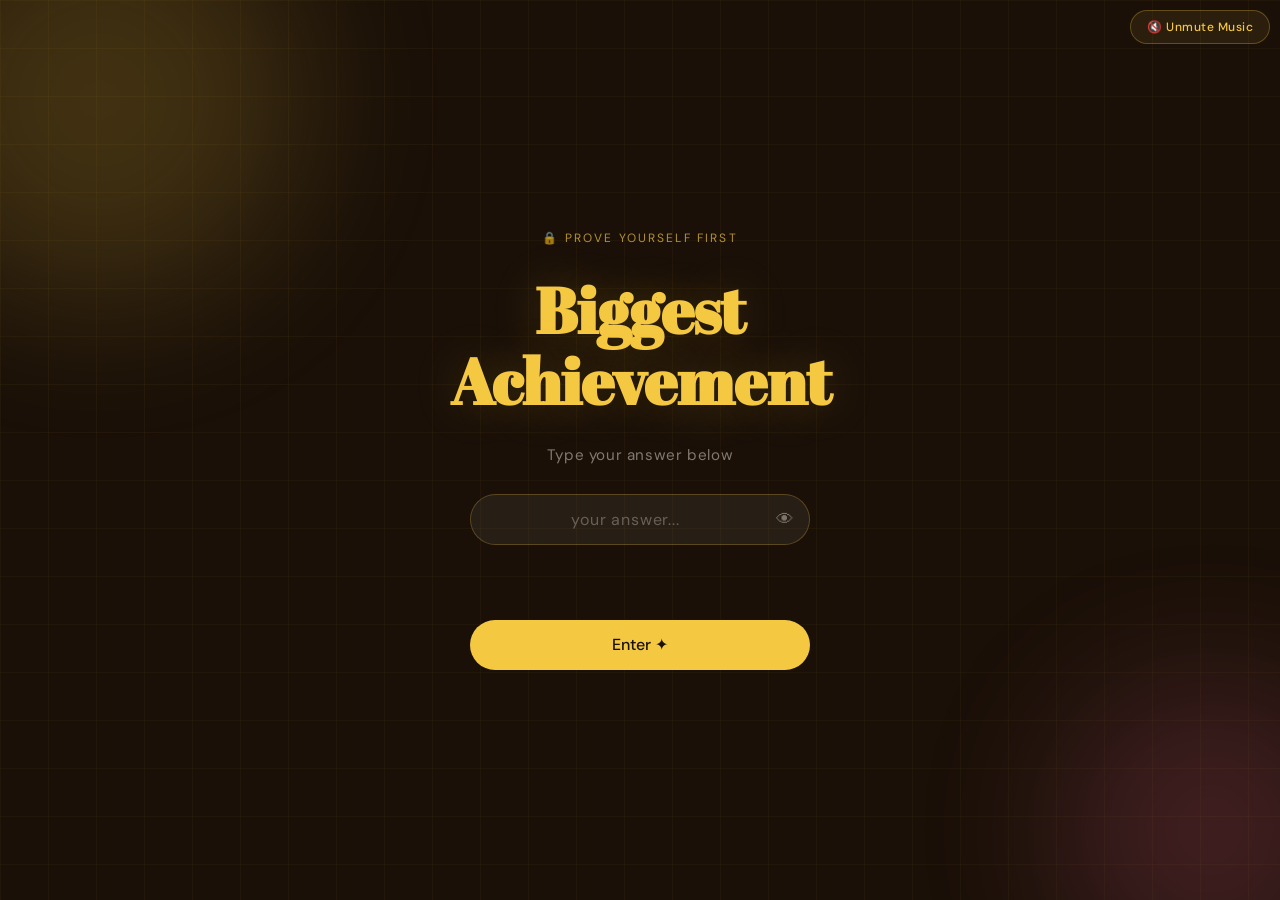
<file: index.html>
<!DOCTYPE html>
<html lang="en">
<head>
<meta charset="UTF-8">
<meta name="viewport" content="width=device-width, initial-scale=1.0">
<title>Countdown for Harsh 🎂</title>
<link href="https://fonts.googleapis.com/css2?family=Abril+Fatface&family=DM+Sans:wght@300;400;500&display=swap" rel="stylesheet">
<style>
  *, *::before, *::after { box-sizing: border-box; margin: 0; padding: 0; }

  :root {
    --gold: #F5C842;
    --gold-dim: #c99e1e;
    --pink: #FF6B9D;
    --cream: #FFF8EE;
    --dark: #1A1008;
    --confetti-count: 80;
  }

  html, body { height: 100%; }

  body {
    font-family: 'DM Sans', sans-serif;
    background: var(--dark);
    color: var(--cream);
    overflow: hidden;
  }

  /* ── PAGES ── */
  .page {
    position: fixed; inset: 0;
    display: flex; flex-direction: column;
    align-items: center; justify-content: center;
    transition: opacity 0.9s ease, transform 0.9s ease;
  }
  .page.hidden {
    opacity: 0; pointer-events: none; transform: scale(0.96);
  }

  /* ── BACKGROUND GRID ── */
  .grid-bg {
    position: fixed; inset: 0; z-index: 0;
    background-image:
      linear-gradient(rgba(245,200,66,0.04) 1px, transparent 1px),
      linear-gradient(90deg, rgba(245,200,66,0.04) 1px, transparent 1px);
    background-size: 48px 48px;
  }

  /* ── FLOATING ORBS ── */
  .orb {
    position: fixed; border-radius: 50%; z-index: 0;
    filter: blur(80px); opacity: 0.18;
    animation: drift 14s ease-in-out infinite alternate;
  }
  .orb1 { width: 400px; height: 400px; background: var(--gold); top: -100px; left: -100px; animation-duration: 12s; }
  .orb2 { width: 300px; height: 300px; background: var(--pink); bottom: -80px; right: -80px; animation-duration: 16s; animation-delay: -6s; }
  @keyframes drift { from { transform: translate(0,0); } to { transform: translate(40px, 30px); } }

  /* ── COUNTDOWN PAGE ── */
  #page-countdown { z-index: 10; gap: 2rem; text-align: center; padding: 2rem; }

  .top-tag {
    font-size: 12px; letter-spacing: 0.18em; text-transform: uppercase;
    color: var(--gold); opacity: 0.7;
  }

  h1 {
    font-family: 'Abril Fatface', serif;
    font-size: clamp(2.8rem, 8vw, 5.5rem);
    line-height: 1.05;
    color: var(--cream);
    text-shadow: 0 0 60px rgba(245,200,66,0.25);
  }
  h1 span { color: var(--gold); }

  .timer-row {
    display: flex; gap: 1.5rem; align-items: flex-end; justify-content: center;
    flex-wrap: wrap;
  }
  .timer-unit {
    display: flex; flex-direction: column; align-items: center; gap: 0.3rem;
  }
  .timer-num {
    font-family: 'Abril Fatface', serif;
    font-size: clamp(3rem, 10vw, 7rem);
    line-height: 1;
    color: var(--gold);
    min-width: 2ch; text-align: center;
    transition: transform 0.15s ease;
  }
  .timer-num.pop { transform: scale(1.18); }
  .timer-label {
    font-size: 11px; letter-spacing: 0.14em; text-transform: uppercase;
    color: var(--cream); opacity: 0.45;
  }
  .colon {
    font-family: 'Abril Fatface', serif;
    font-size: clamp(2.5rem, 8vw, 5.5rem);
    color: var(--gold); opacity: 0.35;
    line-height: 1; margin-bottom: 1.6rem;
  }

  /* Progress arc */
  .arc-wrap { position: relative; width: 220px; height: 220px; }
  .arc-wrap svg { position: absolute; inset: 0; width: 100%; height: 100%; transform: rotate(-90deg); }
  .arc-track { fill: none; stroke: rgba(245,200,66,0.1); stroke-width: 3; }
  .arc-fill { fill: none; stroke: var(--gold); stroke-width: 3; stroke-linecap: round; transition: stroke-dashoffset 1s linear; }
  .arc-inner {
    position: absolute; inset: 20px;
    border-radius: 50%;
    background: rgba(245,200,66,0.04);
    border: 1px solid rgba(245,200,66,0.08);
    display: flex; align-items: center; justify-content: center; flex-direction: column;
  }
  .arc-pct { font-family: 'Abril Fatface', serif; font-size: 2.4rem; color: var(--gold); }
  .arc-sub { font-size: 11px; letter-spacing: 0.12em; text-transform: uppercase; color: var(--cream); opacity: 0.4; }

  /* Button */
  .btn-surprise {
    margin-top: 0.5rem;
    padding: 0.9rem 2.6rem;
    background: var(--gold);
    color: var(--dark);
    font-family: 'DM Sans', sans-serif;
    font-weight: 500; font-size: 1rem;
    letter-spacing: 0.04em;
    border: none; border-radius: 100px; cursor: pointer;
    transition: transform 0.2s ease, box-shadow 0.2s ease, opacity 0.4s ease;
    box-shadow: 0 0 30px rgba(245,200,66,0);
  }
  .btn-surprise:not(:disabled):hover {
    transform: translateY(-2px) scale(1.03);
    box-shadow: 0 0 40px rgba(245,200,66,0.5);
  }
  .btn-surprise:not(:disabled):active { transform: scale(0.97); }
  .btn-surprise:disabled { opacity: 0.25; cursor: not-allowed; }

  /* ── SURPRISE PAGE ── */
  #page-surprise { z-index: 10; gap: 1.5rem; text-align: center; padding: 2rem; }

  .surprise-emoji { font-size: 4rem; animation: bounce 1.4s ease infinite; }
  @keyframes bounce {
    0%,100% { transform: translateY(0); }
    50% { transform: translateY(-14px); }
  }

  .surprise-h { font-family: 'Abril Fatface', serif; font-size: clamp(2.4rem, 7vw, 4.5rem); color: var(--gold); line-height: 1.1; }
  .surprise-sub { font-size: 1.1rem; color: var(--cream); opacity: 0.65; max-width: 380px; line-height: 1.6; }

  .gift-card {
    background: rgba(245,200,66,0.07);
    border: 1px solid rgba(245,200,66,0.18);
    border-radius: 20px;
    padding: 1.5rem 2rem;
    max-width: 360px;
    width: 100%;
    font-size: 1rem; line-height: 1.7;
    color: var(--cream); opacity: 0.9;
    text-align: left;
  }
  .gift-card strong { color: var(--gold); font-weight: 500; }

  .ribbon {
    display: inline-block;
    background: var(--pink);
    color: #fff;
    font-size: 12px; letter-spacing: 0.1em; text-transform: uppercase;
    padding: 0.35rem 1.1rem;
    border-radius: 100px;
    margin-bottom: 0.5rem;
  }

  /* ── PASSWORD GATE ── */
  #page-password { z-index: 30; gap: 1.8rem; text-align: center; padding: 2rem; }

  .pw-heading {
    font-family: 'Abril Fatface', serif;
    font-size: clamp(2.2rem, 7vw, 4.2rem);
    line-height: 1.1;
    color: var(--gold);
    text-shadow: 0 0 50px rgba(245,200,66,0.2);
  }

  .pw-sub {
    font-size: 0.95rem; color: var(--cream); opacity: 0.45;
    letter-spacing: 0.04em;
  }

  .pw-input-wrap {
    position: relative; width: min(340px, 90vw);
  }

  .pw-input {
    width: 100%;
    padding: 0.9rem 3rem 0.9rem 1.2rem;
    background: rgba(255,248,238,0.06);
    border: 1px solid rgba(245,200,66,0.25);
    border-radius: 100px;
    color: var(--cream);
    font-family: 'DM Sans', sans-serif;
    font-size: 1rem;
    outline: none;
    transition: border-color 0.3s;
    text-align: center;
    letter-spacing: 0.05em;
  }
  .pw-input::placeholder { color: rgba(255,248,238,0.3); }
  .pw-input:focus { border-color: rgba(245,200,66,0.6); }

  .pw-toggle {
    position: absolute; right: 1rem; top: 50%; transform: translateY(-50%);
    background: none; border: none; cursor: pointer;
    color: rgba(255,248,238,0.4); font-size: 1.1rem; padding: 0;
    transition: color 0.2s;
  }
  .pw-toggle:hover { color: var(--gold); }

  .pw-btn {
    width: min(340px, 90vw);
    padding: 0.9rem;
    background: var(--gold);
    color: var(--dark);
    font-family: 'DM Sans', sans-serif;
    font-weight: 500; font-size: 1rem;
    border: none; border-radius: 100px; cursor: pointer;
    transition: transform 0.2s, box-shadow 0.2s;
  }
  .pw-btn:hover { transform: translateY(-2px); box-shadow: 0 0 36px rgba(245,200,66,0.45); }
  .pw-btn:active { transform: scale(0.97); }

  .pw-error {
    font-size: 0.85rem; color: var(--pink);
    opacity: 0; transition: opacity 0.3s;
    min-height: 1.2em;
  }
  .pw-error.show { opacity: 1; }

  @keyframes shake {
    0%,100% { transform: translateX(0); }
    20%      { transform: translateX(-10px); }
    40%      { transform: translateX(10px); }
    60%      { transform: translateX(-7px); }
    80%      { transform: translateX(7px); }
  }
  .shake { animation: shake 0.4s ease; }

  /* ── MUSIC BUTTON ── */
  .music-btn {
    position: fixed;
    top: 20px; right: 20px;
    padding: 0.6rem 1.3rem;
    background: rgba(245,200,66,0.08);
    color: var(--gold);
    font-family: 'DM Sans', sans-serif;
    font-size: 0.82rem; font-weight: 500;
    letter-spacing: 0.04em;
    border: 1px solid rgba(245,200,66,0.28);
    border-radius: 100px; cursor: pointer;
    z-index: 1000;
    transition: all 0.2s ease;
  }
  .music-btn:hover {
    background: rgba(245,200,66,0.16);
    box-shadow: 0 0 20px rgba(245,200,66,0.25);
  }
  .music-btn:active { transform: scale(0.97); }

  /* ── CONFETTI ── */
  .confetti-piece {
    position: fixed; top: -16px; width: 10px; height: 10px;
    opacity: 0; z-index: 20;
    animation: fall linear forwards;
  }
  @keyframes fall {
    0%   { opacity: 1; transform: translateY(0) rotate(0deg); }
    100% { opacity: 0; transform: translateY(110vh) rotate(720deg); }
  }

  /* ============================= */
/* GLOBAL RESPONSIVE FIXES */
/* ============================= */

body {
  overflow-x: hidden;
  padding: 0 10px;
}

/* Flexible containers */
.page {
  padding: clamp(1rem, 4vw, 2rem);
}

/* ============================= */
/* TEXT SCALING */
/* ============================= */

h1 {
  font-size: clamp(2rem, 6vw, 5rem);
}

.pw-heading {
  font-size: clamp(1.8rem, 6vw, 4rem);
}

.timer-num {
  font-size: clamp(2rem, 8vw, 6rem);
}

.arc-pct {
  font-size: clamp(1.5rem, 5vw, 2.5rem);
}

/* ============================= */
/* FLEX FIXES */
/* ============================= */

.timer-row {
  flex-wrap: wrap;
  gap: clamp(8px, 3vw, 20px);
  justify-content: center;
}

.timer-unit {
  min-width: 60px;
}

/* ============================= */
/* ARC RESPONSIVE */
/* ============================= */

.arc-wrap {
  width: clamp(140px, 40vw, 220px);
  height: clamp(140px, 40vw, 220px);
  margin: 1rem auto;
}

/* ============================= */
/* INPUT + BUTTON */
/* ============================= */

.pw-input,
.pw-btn,
.btn-surprise {
  width: min(340px, 90vw);
}

/* ============================= */
/* BUTTON POSITION FIX */
/* ============================= */

.music-btn {
  top: 10px;
  right: 10px;
  font-size: 0.75rem;
  padding: 0.5rem 1rem;
}

/* ============================= */
/* MOBILE (≤768px) */
/* ============================= */

@media (max-width: 768px) {

  .timer-row {
    gap: 10px;
  }

  .colon {
    display: none; /* cleaner mobile look */
  }

  .timer-unit {
    flex: 1 1 40%;
  }
}

/* ============================= */
/* SMALL MOBILE (≤480px) */
/* ============================= */

@media (max-width: 480px) {

  body {
    padding: 0 8px;
  }

  h1 {
    font-size: 1.8rem;
  }

  .timer-num {
    font-size: 2rem;
  }

  .arc-wrap {
    width: 130px;
    height: 130px;
  }

  .btn-surprise {
    width: 100%;
  }
}

/* ============================= */
/* EXTRA SMALL DEVICES (≤360px) */
/* ============================= */

@media (max-width: 360px) {

  .timer-unit {
    flex: 1 1 100%;
  }

  .timer-row {
    gap: 6px;
  }

  .arc-wrap {
    width: 110px;
    height: 110px;
  }
}

/* ============================= */
/* TOUCH DEVICES FIX */
/* ============================= */

@media (hover: none) and (pointer: coarse) {

  button:hover {
    transform: none !important;
    box-shadow: none !important;
  }

  button {
    min-height: 44px; /* better tap targets */
  }
}
</style>
</head>
<body>

<div class="grid-bg"></div>
<div class="orb orb1"></div>
<div class="orb orb2"></div>

<!-- PASSWORD GATE -->
<div class="page" id="page-password">
  <p class="top-tag">🔒 prove yourself first</p>
  <h1 class="pw-heading">Biggest<br>Achievement</h1>
  <p class="pw-sub">Type your answer below</p>
  <div class="pw-input-wrap">
    <input class="pw-input" id="pwInput" type="password" placeholder="your answer..." autocomplete="off" />
    <button class="pw-toggle" onclick="togglePw()" id="pwToggle">👁</button>
  </div>
  <p class="pw-error" id="pwError">Wrong answer. Try again 👀</p>
  <button class="pw-btn" onclick="checkPassword()">Enter ✦</button>
</div>

<!-- COUNTDOWN PAGE -->
<div class="page hidden" id="page-countdown">
  <p class="top-tag">A special moment is near</p>
  <h1>Happy Birthday<br><span>Harsh</span> 🎂</h1>

  <div class="arc-wrap">
    <svg viewBox="0 0 220 220" xmlns="http://www.w3.org/2000/svg">
      <circle class="arc-track" cx="110" cy="110" r="100"/>
      <circle class="arc-fill" id="arcFill" cx="110" cy="110" r="100"
        stroke-dasharray="628.3" stroke-dashoffset="628.3"/>
    </svg>
    <div class="arc-inner">
      <span class="arc-pct" id="arcPct">0%</span>
      <span class="arc-sub">complete</span>
    </div>
  </div>

  <div class="timer-row">
    <div class="timer-unit"><span class="timer-num" id="tD">00</span><span class="timer-label">days</span></div>
    <span class="colon">:</span>
    <div class="timer-unit"><span class="timer-num" id="tH">00</span><span class="timer-label">hours</span></div>
    <span class="colon">:</span>
    <div class="timer-unit"><span class="timer-num" id="tM">00</span><span class="timer-label">min</span></div>
    <span class="colon">:</span>
    <div class="timer-unit"><span class="timer-num" id="tS">00</span><span class="timer-label">sec</span></div>
  </div>

  <div id="bday-msg" style="font-size:1.4rem;font-family:'Abril Fatface',serif;color:var(--pink);display:none;">Happy Birthday Bhai ❤️</div>

  <button class="btn-surprise" id="enterBtn" disabled onclick="enterSite()">Surprise Ahead ✦</button>
</div>



<script>
  function togglePw() {
    const inp = document.getElementById('pwInput');
    const btn = document.getElementById('pwToggle');
    if (inp.type === 'password') { inp.type = 'text'; btn.textContent = '🙈'; }
    else { inp.type = 'password'; btn.textContent = '👁'; }
  }

  function checkPassword() {
    const val = document.getElementById('pwInput').value.trim().toLowerCase();
    const wrap = document.querySelector('.pw-input-wrap');
    const err  = document.getElementById('pwError');
    if (val === 'friend of aditya') {
      document.getElementById('page-password').classList.add('hidden');
      document.getElementById('page-countdown').classList.remove('hidden');
    } else {
      err.classList.add('show');
      wrap.classList.remove('shake');
      void wrap.offsetWidth;
      wrap.classList.add('shake');
      document.getElementById('pwInput').value = '';
      setTimeout(() => err.classList.remove('show'), 2500);
    }
  }

  document.getElementById('pwInput').addEventListener('keydown', function(e) {
    if (e.key === 'Enter') checkPassword();
  });

  const CIRC = 2 * Math.PI * 100;
  const birthday = new Date("April 11, 2026 00:00:00").getTime();
  const totalDuration = birthday - new Date("January 1, 2026 00:00:00").getTime();

  function pad(n) { return String(Math.max(0,n)).padStart(2,'0'); }

  const COLORS = ['#F5C842','#FF6B9D','#FF9F43','#54A0FF','#5F27CD','#fff'];
  function launchConfetti() {
    for (let i = 0; i < 100; i++) {
      const el = document.createElement('div');
      el.className = 'confetti-piece';
      const color = COLORS[Math.floor(Math.random() * COLORS.length)];
      const size = 6 + Math.random() * 8;
      el.style.cssText = `
        left:${Math.random()*100}vw;
        width:${size}px;height:${size}px;
        background:${color};
        border-radius:${Math.random()>0.5?'50%':'2px'};
        animation-duration:${2+Math.random()*3}s;
        animation-delay:${Math.random()*1.5}s;
      `;
      document.body.appendChild(el);
      el.addEventListener('animationend', () => el.remove());
    }
  }

  /* ── AUDIO (navigate.js compatible) ── */
  function initializeAudioState() {
    var audio  = document.getElementById('bgMusic');
    var button = document.getElementById('musicToggle');
    if (!audio || !button) return;

    var isAudioMuted = localStorage.getItem('audioMuted');
    var savedTime    = parseFloat(localStorage.getItem('audioTime')) || 0;

    try { audio.currentTime = savedTime; } catch(e) {}

    if (isAudioMuted === 'false') {
      audio.muted = false;
      audio.play().catch(function(){});
      button.textContent = '🔊 Mute Music';
    } else {
      audio.muted = true;
      button.textContent = '🔇 Unmute Music';
    }

    setInterval(function() {
      if (!audio.paused && !audio.muted) localStorage.setItem('audioTime', audio.currentTime);
    }, 1000);

    window.addEventListener('beforeunload', function() {
      if (audio) {
        localStorage.setItem('audioTime', audio.currentTime);
        localStorage.setItem('audioMuted', audio.muted);
      }
    });
  }

  function toggleAudio() {
    var audio  = document.getElementById('bgMusic');
    var button = document.getElementById('musicToggle');
    if (audio.muted) {
      audio.muted = false;
      audio.play().catch(function(){});
      button.textContent = '🔊 Mute Music';
      localStorage.setItem('audioMuted', 'false');
    } else {
      audio.muted = true;
      audio.pause();
      button.textContent = '🔇 Unmute Music';
      localStorage.setItem('audioMuted', 'true');
    }
    localStorage.setItem('audioTime', audio.currentTime);
  }

  document.addEventListener('DOMContentLoaded', initializeAudioState);

  function enterSite() {
    var audio = document.getElementById('bgMusic');
    if (audio) { localStorage.setItem('audioTime', audio.currentTime); localStorage.setItem('audioMuted', audio.muted); }
    window.location.href = "cake.html";
  }

  var x = setInterval(function() {
    var now = new Date().getTime();
    var distance = birthday - now;

    var days    = Math.floor(distance / (1000*60*60*24));
    var hours   = Math.floor((distance % (1000*60*60*24)) / (1000*60*60));
    var minutes = Math.floor((distance % (1000*60*60)) / (1000*60));
    var seconds = Math.floor((distance % (1000*60)) / 1000);

    document.getElementById('tD').textContent = pad(days);
    document.getElementById('tH').textContent = pad(hours);
    document.getElementById('tM').textContent = pad(minutes);
    document.getElementById('tS').textContent = pad(seconds);

    // Arc progress
    var progress = Math.min(1, Math.max(0, 1 - distance / totalDuration));
    document.getElementById('arcFill').style.strokeDashoffset = CIRC * (1 - progress);
    document.getElementById('arcPct').textContent = Math.round(progress * 100) + '%';

    if (distance < 0) {
      clearInterval(x);
      document.getElementById('tD').textContent = '00';
      document.getElementById('tH').textContent = '00';
      document.getElementById('tM').textContent = '00';
      document.getElementById('tS').textContent = '00';
      document.getElementById('arcFill').style.strokeDashoffset = 0;
      document.getElementById('arcPct').textContent = '100%';
      document.getElementById('bday-msg').style.display = 'block';
      document.getElementById('enterBtn').disabled = false;
      launchConfetti();
    }
  }, 1000);
</script>
<audio id="bgMusic" autoplay loop muted>
  <source src="audio.mp3" type="audio/mpeg">
</audio>
<button id="musicToggle" class="music-btn" onclick="toggleAudio()">🔇 Unmute Music</button>

</body>
</html>
</file>
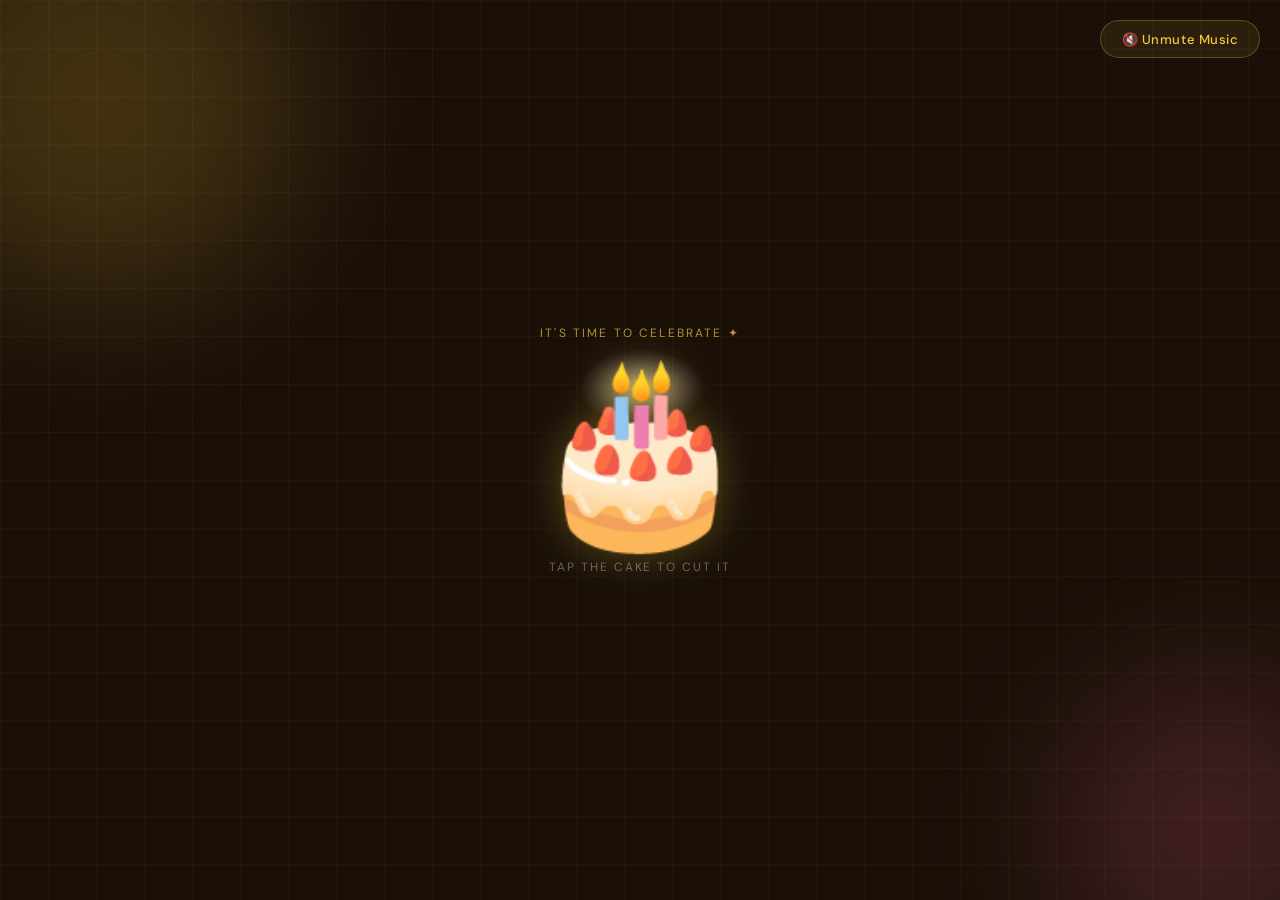
<file: cake.html>
<!DOCTYPE html>
<html lang="en">
<head>
<meta charset="UTF-8">
<meta name="viewport" content="width=device-width, initial-scale=1.0">
<title>Cut the Cake 🎂</title>
<link href="https://fonts.googleapis.com/css2?family=Abril+Fatface&family=DM+Sans:wght@300;400;500&display=swap" rel="stylesheet">
<style>
*, *::before, *::after { box-sizing: border-box; margin: 0; padding: 0; }

:root {
  --gold: #F5C842;
  --gold-dim: #c99e1e;
  --pink: #FF6B9D;
  --cream: #FFF8EE;
  --dark: #1A1008;
}

html, body { height: 100%; }

body {
  font-family: 'DM Sans', sans-serif;
  background: var(--dark);
  color: var(--cream);
  overflow: hidden;
  display: flex;
  flex-direction: column;
  align-items: center;
  justify-content: center;
  min-height: 100vh;
}

/* ── BACKGROUND GRID ── */
.grid-bg {
  position: fixed; inset: 0; z-index: 0;
  background-image:
    linear-gradient(rgba(245,200,66,0.04) 1px, transparent 1px),
    linear-gradient(90deg, rgba(245,200,66,0.04) 1px, transparent 1px);
  background-size: 48px 48px;
}

/* ── FLOATING ORBS ── */
.orb {
  position: fixed; border-radius: 50%; z-index: 0;
  filter: blur(80px); opacity: 0.18;
  animation: drift 14s ease-in-out infinite alternate;
}
.orb1 { width: 400px; height: 400px; background: var(--gold); top: -100px; left: -100px; animation-duration: 12s; }
.orb2 { width: 300px; height: 300px; background: var(--pink); bottom: -80px; right: -80px; animation-duration: 16s; animation-delay: -6s; }
@keyframes drift { from { transform: translate(0,0); } to { transform: translate(40px,30px); } }

/* ── STAGE ── */
.stage {
  position: relative; z-index: 10;
  display: flex; flex-direction: column;
  align-items: center; justify-content: center;
  gap: 1rem; text-align: center; padding: 2rem;
}

.top-tag {
  font-size: 12px; letter-spacing: 0.18em; text-transform: uppercase;
  color: var(--gold); opacity: 0.7;
}

/* ── CAKE ── */
.cake {
  font-size: 180px;
  cursor: pointer;
  display: block;
  animation: floatCake 3.5s ease-in-out infinite;
  filter: drop-shadow(0 0 20px rgba(245,200,66,0.35)) drop-shadow(0 8px 20px rgba(0,0,0,0.4));
  transform-origin: center;
  transition: opacity 0.8s ease-out, transform 0.8s ease-out;
  user-select: none;
  line-height: 1;
}
@keyframes floatCake {
  0%,100% { transform: translateY(0px) rotate(-2deg); }
  50%      { transform: translateY(-28px) rotate(2deg); }
}
.cake:active { transform: scale(0.93); }

/* ── HINT ── */
.hint {
  font-size: 12px; letter-spacing: 0.16em; text-transform: uppercase;
  color: var(--cream); opacity: 0.35;
  animation: hintPulse 2.5s ease-in-out infinite;
  transition: opacity 0.5s;
}
@keyframes hintPulse {
  0%,100% { opacity: 0.2; }
  50%      { opacity: 0.5; }
}

/* ── FIREWORKS ── */
#fireworks-container { position: fixed; inset: 0; pointer-events: none; z-index: 5; }

@keyframes fw-burst {
  0%   { transform: translate(0,0) scale(1); opacity: 1; }
  100% { transform: translate(var(--tx),var(--ty)) scale(0); opacity: 0; }
}
@keyframes fw-twinkle {
  0%,100% { opacity: 1; }
  50%      { opacity: 0.4; }
}
.firework {
  position: fixed;
  width: 10px; height: 10px;
  background: radial-gradient(circle at 30% 30%, #fff7aa, var(--gold), #FF9F43);
  border-radius: 50%;
  pointer-events: none;
  animation: fw-burst 2.4s cubic-bezier(0.25,0.46,0.45,0.94) forwards,
             fw-twinkle 2.4s infinite;
  box-shadow: 0 0 8px rgba(245,200,66,0.8);
}

/* ── CONFETTI ── */
.confetti-piece {
  position: fixed; top: -16px;
  opacity: 0; z-index: 20;
  animation: fall linear forwards;
}
@keyframes fall {
  0%   { opacity: 1; transform: translateY(0) rotate(0deg); }
  100% { opacity: 0; transform: translateY(110vh) rotate(720deg); }
}

/* ── BIRTHDAY MESSAGE ── */
@keyframes bday-pop {
  0%   { transform: translate(-50%,-50%) scale(0) rotateX(90deg); opacity: 0; }
  60%  { transform: translate(-50%,-50%) scale(1.08) rotateX(0deg); }
  100% { transform: translate(-50%,-50%) scale(1); opacity: 1; }
}
@keyframes bday-glow {
  0%,100% { text-shadow: 0 0 20px var(--gold), 0 0 40px rgba(245,200,66,0.4); }
  50%      { text-shadow: 0 0 40px var(--gold), 0 0 80px rgba(245,200,66,0.65), 0 0 110px rgba(245,200,66,0.25); }
}

.birthday-message {
  position: fixed;
  top: 50%; left: 50%;
  transform: translate(-50%,-50%);
  text-align: center;
  z-index: 100;
  animation: bday-pop 0.9s cubic-bezier(0.68,-0.55,0.265,1.55) forwards;
  background: rgba(26,16,8,0.8);
  padding: 2.5rem 3rem;
  border-radius: 24px;
  border: 1px solid rgba(245,200,66,0.22);
  backdrop-filter: blur(18px);
  -webkit-backdrop-filter: blur(18px);
  width: min(480px, 92vw);
}
.birthday-message h2 {
  font-family: 'Abril Fatface', serif;
  font-size: clamp(2rem, 6vw, 3.2rem);
  color: var(--gold);
  margin: 0 0 0.7rem;
  animation: bday-glow 1.8s ease-in-out infinite;
  line-height: 1.1;
}
.birthday-message p {
  font-size: clamp(1rem, 3vw, 1.2rem);
  color: var(--cream);
  opacity: 0.7;
  margin: 0;
  line-height: 1.6;
}

/* ── NEXT BUTTON ── */
@keyframes slide-up {
  0%   { transform: translateY(50px); opacity: 0; }
  100% { transform: translateY(0);    opacity: 1; }
}
.next-button {
  position: fixed;
  bottom: 36px; right: 36px;
  padding: 0.9rem 2.2rem;
  background: var(--gold);
  color: var(--dark);
  font-family: 'DM Sans', sans-serif;
  font-weight: 500; font-size: 1rem;
  letter-spacing: 0.03em;
  border: none; border-radius: 100px; cursor: pointer;
  z-index: 101;
  box-shadow: 0 0 30px rgba(245,200,66,0.3);
  animation: slide-up 0.7s cubic-bezier(0.34,1.56,0.64,1);
  transition: transform 0.2s ease, box-shadow 0.2s ease;
}
.next-button:hover {
  transform: translateY(-2px) scale(1.04);
  box-shadow: 0 0 44px rgba(245,200,66,0.55);
}
.next-button:active { transform: scale(0.96); }

/* ── MUSIC BUTTON ── */
.music-btn {
  position: fixed;
  top: 20px; right: 20px;
  padding: 0.6rem 1.3rem;
  background: rgba(245,200,66,0.08);
  color: var(--gold);
  font-family: 'DM Sans', sans-serif;
  font-size: 0.82rem; font-weight: 500;
  letter-spacing: 0.04em;
  border: 1px solid rgba(245,200,66,0.28);
  border-radius: 100px; cursor: pointer;
  z-index: 1000;
  transition: all 0.2s ease;
}
.music-btn:hover {
  background: rgba(245,200,66,0.16);
  box-shadow: 0 0 20px rgba(245,200,66,0.25);
}
.music-btn:active { transform: scale(0.97); }

/* ── HIDDEN ── */
.hidden { display: none !important; }

/* ── RESPONSIVE ── */
@media (max-width: 768px) {
  .cake { font-size: 120px; }
  .next-button { bottom: 20px; right: 20px; }
  .music-btn { top: 14px; right: 14px; font-size: 0.75rem; padding: 0.5rem 1rem; }
}
@media (max-width: 480px) {
  .cake { font-size: 96px; }
  .birthday-message { padding: 1.8rem 1.5rem; }
  .firework { width: 7px; height: 7px; }
}
@media (max-width: 360px) {
  .cake { font-size: 80px; }
}
@media (hover: none) and (pointer: coarse) {
  .cake:hover { animation: floatCake 3.5s ease-in-out infinite; transform: none; }
  .next-button:hover, .music-btn:hover { transform: none; box-shadow: none; }
  .next-button, .music-btn { min-height: 48px; }
}
/* ───────── GLOBAL RESPONSIVE IMPROVEMENTS ───────── */

/* Better spacing on all screens */
.stage {
  padding: clamp(1rem, 4vw, 2rem);
  gap: clamp(0.8rem, 2vw, 1.2rem);
}

/* Cake scales smoothly */
.cake {
  font-size: clamp(80px, 25vw, 180px);
}

/* Hint text scaling */
.hint {
  font-size: clamp(10px, 2.5vw, 12px);
  text-align: center;
}

/* Top tag scaling */
.top-tag {
  font-size: clamp(10px, 2.5vw, 12px);
}

/* Birthday message responsive width */
.birthday-message {
  width: min(92vw, 480px);
  padding: clamp(1.5rem, 4vw, 2.5rem);
}

/* Text scaling */
.birthday-message h2 {
  font-size: clamp(1.8rem, 6vw, 3.2rem);
}

.birthday-message p {
  font-size: clamp(0.95rem, 3vw, 1.2rem);
}

/* Button positioning fix for small screens */
.next-button {
  right: clamp(12px, 4vw, 36px);
  bottom: clamp(16px, 5vw, 36px);
  padding: clamp(0.7rem, 2.5vw, 0.9rem) clamp(1.6rem, 4vw, 2.2rem);
  font-size: clamp(0.85rem, 2.5vw, 1rem);
}

/* Music button scaling */
.music-btn {
  top: clamp(10px, 3vw, 20px);
  right: clamp(10px, 3vw, 20px);
  font-size: clamp(0.7rem, 2.5vw, 0.82rem);
  padding: clamp(0.45rem, 2vw, 0.6rem) clamp(0.9rem, 3vw, 1.3rem);
}

/* ───────── EXTRA SMALL DEVICES (≤400px) ───────── */
@media (max-width: 400px) {

  .cake {
    font-size: 70px;
  }

  .birthday-message {
    padding: 1.3rem 1rem;
    border-radius: 16px;
  }

  .birthday-message h2 {
    font-size: 1.5rem;
  }

  .birthday-message p {
    font-size: 0.9rem;
  }

  .next-button {
    width: calc(100% - 24px);
    left: 12px;
    right: 12px;
    text-align: center;
  }
}

/* ───────── TOUCH DEVICES FIX ───────── */
@media (hover: none) {

  .cake:active {
    transform: scale(0.92);
  }

  .next-button:hover,
  .music-btn:hover {
    transform: none;
    box-shadow: none;
  }

  .next-button,
  .music-btn {
    min-height: 44px; /* better tap targets */
  }
}
</style>
</head>
<body>

<div class="grid-bg"></div>
<div class="orb orb1"></div>
<div class="orb orb2"></div>
<div id="fireworks-container"></div>

<div class="stage">
  <p class="top-tag">it's time to celebrate ✦</p>
  <div class="cake" id="cake">🎂</div>
  <p class="hint" id="hint">tap the cake to cut it</p>
</div>

<div id="birthday-message" class="birthday-message hidden">
  <h2>Happy Birthday Buddy! 🎉</h2>
  <p>May Your Day Be As Sweet As This Cake! 💕</p>
</div>

<button id="next-button" class="next-button hidden" onclick="goToNextPage()">Next Page 💌</button>

<audio id="bgMusic" autoplay loop muted>
  <source src="audio.mp3" type="audio/mpeg">
</audio>
<button id="musicToggle" class="music-btn" onclick="toggleAudio()">🔇 Unmute Music</button>

<script>
  /* ── AUDIO (navigate.js compatible) ── */
  function initializeAudioState() {
    var audio  = document.getElementById('bgMusic');
    var button = document.getElementById('musicToggle');
    if (!audio || !button) return;

    var isAudioMuted = localStorage.getItem('audioMuted');
    var savedTime    = parseFloat(localStorage.getItem('audioTime')) || 0;

    try { audio.currentTime = savedTime; } catch(e) {}

    if (isAudioMuted === 'false') {
      audio.muted = false;
      audio.play().catch(function(){});
      button.textContent = '🔊 Mute Music';
    } else {
      audio.muted = true;
      button.textContent = '🔇 Unmute Music';
    }

    setInterval(function() {
      if (!audio.paused && !audio.muted) localStorage.setItem('audioTime', audio.currentTime);
    }, 1000);

    window.addEventListener('beforeunload', function() {
      if (audio) {
        localStorage.setItem('audioTime', audio.currentTime);
        localStorage.setItem('audioMuted', audio.muted);
      }
    });
  }

  function toggleAudio() {
    var audio  = document.getElementById('bgMusic');
    var button = document.getElementById('musicToggle');
    if (audio.muted) {
      audio.muted = false;
      audio.play().catch(function(){});
      button.textContent = '🔊 Mute Music';
      localStorage.setItem('audioMuted', 'false');
    } else {
      audio.muted = true;
      audio.pause();
      button.textContent = '🔇 Unmute Music';
      localStorage.setItem('audioMuted', 'true');
    }
    localStorage.setItem('audioTime', audio.currentTime);
  }

  document.addEventListener('DOMContentLoaded', initializeAudioState);

  /* ── COLORS ── */
  var COLORS = ['#F5C842','#FF6B9D','#FF9F43','#FFF7AA','#ffffff','#FFD700'];

  /* ── FIREWORKS ── */
  function createFireworks() {
    var c = document.getElementById('fireworks-container');
    for (var i = 0; i < 60; i++) {
      var fw = document.createElement('div');
      fw.className = 'firework';
      var tx = (Math.random() - 0.5) * 460;
      var ty = (Math.random() - 0.5) * 460;
      fw.style.cssText =
        'left:'  + (Math.random()*100) + '%;' +
        'top:'   + (Math.random()*100) + '%;' +
        '--tx:'  + tx + 'px;' +
        '--ty:'  + ty + 'px;' +
        'animation-delay:' + (Math.random()*0.6) + 's;';
      c.appendChild(fw);
    }
    setTimeout(function(){ c.innerHTML = ''; }, 3400);
  }

  /* ── CONFETTI ── */
  function launchConfetti() {
    for (var i = 0; i < 90; i++) {
      var el = document.createElement('div');
      el.className = 'confetti-piece';
      var col  = COLORS[Math.floor(Math.random()*COLORS.length)];
      var size = 6 + Math.random()*8;
      el.style.cssText =
        'left:'   + (Math.random()*100) + 'vw;' +
        'width:'  + size + 'px;height:' + size + 'px;' +
        'background:' + col + ';' +
        'border-radius:' + (Math.random()>0.5?'50%':'2px') + ';' +
        'animation-duration:' + (2+Math.random()*3) + 's;' +
        'animation-delay:'    + (Math.random()*1.2) + 's;';
      document.body.appendChild(el);
      el.addEventListener('animationend', function(){ this.remove(); });
    }
  }

  /* ── CAKE CLICK ── */
  var cakeCut = false;
  document.getElementById('cake').addEventListener('click', function() {
    if (cakeCut) return;
    cakeCut = true;

    var cake = this;
    document.getElementById('hint').style.opacity = '0';
    cake.style.transition = 'all 0.3s ease';
    cake.style.transform  = 'rotate(20deg) scale(0.8)';

    createFireworks();
    launchConfetti();

    setTimeout(function(){
      document.getElementById('birthday-message').classList.remove('hidden');
    }, 500);

    setTimeout(function(){
      document.getElementById('next-button').classList.remove('hidden');
    }, 2000);

    setTimeout(function(){
      cake.style.transition = 'all 0.8s ease-out';
      cake.style.opacity    = '0';
      cake.style.transform  = 'rotate(20deg) scale(0.8) translateY(-50px)';
    }, 1500);
  });

  function goToNextPage() {
    var audio = document.getElementById('bgMusic');
    if (audio) { localStorage.setItem('audioTime', audio.currentTime); localStorage.setItem('audioMuted', audio.muted); }
    window.location.href = 'loveletter.html';
  }
</script>
</body>
</html>
</file>
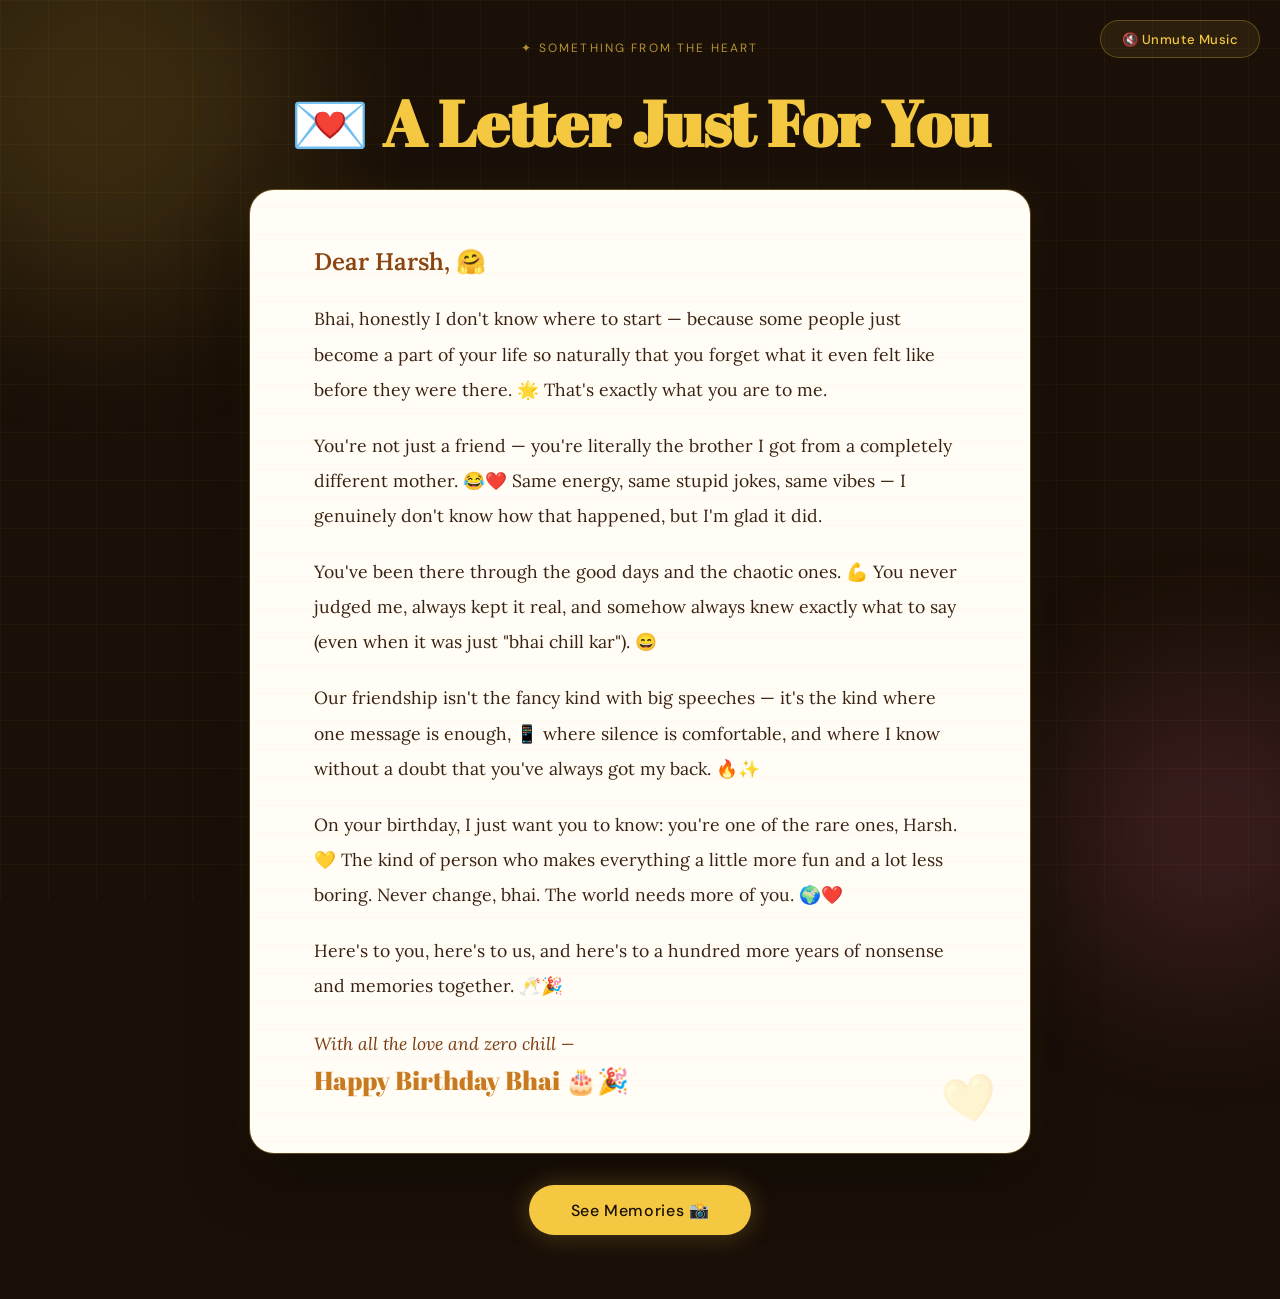
<file: loveletter.html>
<!DOCTYPE html>
<html lang="en">
<head>
<meta charset="UTF-8">
<meta name="viewport" content="width=device-width, initial-scale=1.0">
<title>A Letter for Harsh 💌</title>
<link href="https://fonts.googleapis.com/css2?family=Abril+Fatface&family=DM+Sans:wght@300;400;500&family=Lora:ital,wght@0,400;0,600;1,400&display=swap" rel="stylesheet">
<style>
*, *::before, *::after { box-sizing: border-box; margin: 0; padding: 0; }

:root {
  --gold: #F5C842;
  --gold-dim: #c99e1e;
  --pink: #FF6B9D;
  --cream: #FFF8EE;
  --dark: #1A1008;
  --paper: #FFFDF5;
}

html { scroll-behavior: smooth; }

body {
  font-family: 'DM Sans', sans-serif;
  background: var(--dark);
  color: var(--cream);
  min-height: 100vh;
  padding: 2rem 1rem 5rem;
  overflow-x: hidden;
}

/* ── BACKGROUND GRID ── */
.grid-bg {
  position: fixed; inset: 0; z-index: 0;
  background-image:
    linear-gradient(rgba(245,200,66,0.04) 1px, transparent 1px),
    linear-gradient(90deg, rgba(245,200,66,0.04) 1px, transparent 1px);
  background-size: 48px 48px;
  pointer-events: none;
}

/* ── FLOATING ORBS ── */
.orb {
  position: fixed; border-radius: 50%; z-index: 0;
  filter: blur(80px); opacity: 0.15;
  animation: drift 14s ease-in-out infinite alternate;
  pointer-events: none;
}
.orb1 { width: 400px; height: 400px; background: var(--gold); top: -100px; left: -100px; animation-duration: 12s; }
.orb2 { width: 300px; height: 300px; background: var(--pink); bottom: -80px; right: -80px; animation-duration: 16s; animation-delay: -6s; }
@keyframes drift { from { transform: translate(0,0); } to { transform: translate(40px,30px); } }

/* ── CONTENT WRAPPER ── */
.wrapper {
  position: relative; z-index: 10;
  max-width: 720px;
  margin: 0 auto;
  display: flex; flex-direction: column; align-items: center; gap: 2rem;
}

/* ── TOP TAG ── */
.top-tag {
  font-size: 12px; letter-spacing: 0.18em; text-transform: uppercase;
  color: var(--gold); opacity: 0.7;
  margin-top: 0.5rem;
}

/* ── TITLE ── */
.letter-title {
  font-family: 'Abril Fatface', serif;
  font-size: clamp(2.2rem, 7vw, 4rem);
  color: var(--gold);
  text-align: center;
  line-height: 1.1;
  animation: titleGlow 2.5s ease-in-out infinite;
}
@keyframes titleGlow {
  0%,100% { text-shadow: 0 0 30px rgba(245,200,66,0.4), 0 0 60px rgba(245,200,66,0.15); }
  50%      { text-shadow: 0 0 50px rgba(245,200,66,0.7), 0 0 90px rgba(245,200,66,0.3); }
}

/* ── LETTER BOX ── */
.letter-box {
  width: 100%;
  background: var(--paper);
  border-radius: 24px;
  padding: 3rem 3.5rem;
  color: #2c1a08;
  box-shadow:
    0 0 0 1px rgba(245,200,66,0.3),
    0 20px 60px rgba(0,0,0,0.5),
    0 0 40px rgba(245,200,66,0.08);
  animation: fadeUp 1s ease both;
  position: relative;
  overflow: hidden;
}

/* paper texture lines */
.letter-box::before {
  content: '';
  position: absolute; inset: 0;
  background-image: repeating-linear-gradient(
    transparent,
    transparent 27px,
    rgba(245,200,66,0.12) 28px
  );
  background-position: 0 56px;
  pointer-events: none;
  border-radius: 24px;
}

@keyframes fadeUp {
  from { opacity: 0; transform: translateY(30px); }
  to   { opacity: 1; transform: translateY(0); }
}

/* ── LETTER CONTENT ── */
.letter-dear {
  font-family: 'Lora', serif;
  font-size: 1.5rem;
  font-weight: 600;
  color: #8B4513;
  margin-bottom: 1.5rem;
  position: relative; z-index: 1;
}

.letter-body {
  font-family: 'Lora', serif;
  font-size: 1.05rem;
  line-height: 1.95;
  color: #3a2010;
  position: relative; z-index: 1;
}
.letter-body p { margin-bottom: 1.3rem; }
.letter-body p:last-child { margin-bottom: 0; }

.letter-sign {
  font-family: 'Lora', serif;
  font-size: 1.1rem;
  font-style: italic;
  color: #7a3a10;
  margin-top: 1.8rem;
  position: relative; z-index: 1;
}

.letter-closing {
  font-family: 'Abril Fatface', serif;
  font-size: 1.6rem;
  color: #c97a1e;
  margin-top: 0.5rem;
  position: relative; z-index: 1;
}

/* gold seal */
.seal {
  position: absolute;
  bottom: 1.5rem; right: 2rem;
  font-size: 2.8rem;
  opacity: 0.18;
  transform: rotate(-12deg);
  pointer-events: none;
}

/* ── NEXT BUTTON ── */
.next-btn {
  padding: 0.9rem 2.6rem;
  background: var(--gold);
  color: var(--dark);
  font-family: 'DM Sans', sans-serif;
  font-weight: 500; font-size: 1rem;
  letter-spacing: 0.04em;
  border: none; border-radius: 100px; cursor: pointer;
  transition: transform 0.2s ease, box-shadow 0.2s ease;
  box-shadow: 0 0 24px rgba(245,200,66,0.25);
  animation: fadeUp 1s ease 0.4s both;
}
.next-btn:hover {
  transform: translateY(-2px) scale(1.04);
  box-shadow: 0 0 44px rgba(245,200,66,0.55);
}
.next-btn:active { transform: scale(0.96); }

/* ── MUSIC BUTTON ── */
.music-btn {
  position: fixed;
  top: 20px; right: 20px;
  padding: 0.6rem 1.3rem;
  background: rgba(245,200,66,0.08);
  color: var(--gold);
  font-family: 'DM Sans', sans-serif;
  font-size: 0.82rem; font-weight: 500;
  letter-spacing: 0.04em;
  border: 1px solid rgba(245,200,66,0.28);
  border-radius: 100px; cursor: pointer;
  z-index: 1000;
  transition: all 0.2s ease;
}
.music-btn:hover {
  background: rgba(245,200,66,0.16);
  box-shadow: 0 0 20px rgba(245,200,66,0.25);
}
.music-btn:active { transform: scale(0.97); }

/* ── FLOATING HEARTS ── */
.hearts {
  position: fixed; inset: 0; pointer-events: none; z-index: 1; overflow: hidden;
}
.heart {
  position: absolute;
  bottom: -40px;
  font-size: 1.2rem;
  animation: riseHeart linear infinite;
  opacity: 0;
}
@keyframes riseHeart {
  0%   { transform: translateY(0) scale(0.8); opacity: 0.6; }
  80%  { opacity: 0.3; }
  100% { transform: translateY(-110vh) scale(1.1); opacity: 0; }
}

/* ── RESPONSIVE ── */
@media (max-width: 600px) {
  .letter-box { padding: 2rem 1.5rem; }
  .letter-dear { font-size: 1.2rem; }
  .letter-body { font-size: 0.97rem; }
  .letter-closing { font-size: 1.3rem; }
  .music-btn { top: 12px; right: 12px; font-size: 0.75rem; padding: 0.5rem 1rem; }

}
/* ───────── GLOBAL RESPONSIVE FIXES ───────── */

/* Prevent overflow issues */
body {
  padding: clamp(1rem, 3vw, 2rem) clamp(0.8rem, 3vw, 1.2rem) 4rem;
}

/* Make wrapper flexible */
.wrapper {
  width: 100%;
  max-width: 720px;
  padding: 0 10px;
}

/* Text auto scaling */
.letter-title {
  font-size: clamp(1.8rem, 6vw, 4rem);
}

.letter-body {
  font-size: clamp(0.95rem, 2.5vw, 1.05rem);
  line-height: 1.8;
}

/* ───────── TABLET (≤768px) ───────── */
@media (max-width: 768px) {

  .wrapper {
    gap: 1.5rem;
  }

  .letter-box {
    padding: 2.2rem 1.8rem;
    border-radius: 20px;
  }

  .letter-dear {
    font-size: 1.3rem;
  }

  .letter-body {
    font-size: 1rem;
    line-height: 1.8;
  }

  .letter-closing {
    font-size: 1.4rem;
  }

  .next-btn {
    padding: 0.8rem 2rem;
    font-size: 0.95rem;
  }

  .music-btn {
    top: 12px;
    right: 12px;
    font-size: 0.75rem;
    padding: 0.5rem 1rem;
  }

  .seal {
    font-size: 2.2rem;
    right: 1.2rem;
    bottom: 1rem;
  }
}

/* ───────── MOBILE (≤480px) ───────── */
@media (max-width: 480px) {

  body {
    padding: 1rem 0.6rem 3rem;
  }

  .top-tag {
    font-size: 10px;
    letter-spacing: 0.12em;
  }

  .letter-title {
    font-size: 1.7rem;
    line-height: 1.2;
  }

  .letter-box {
    padding: 1.8rem 1.2rem;
    border-radius: 16px;
  }

  .letter-dear {
    font-size: 1.15rem;
  }

  .letter-body {
    font-size: 0.92rem;
    line-height: 1.7;
  }

  .letter-sign {
    font-size: 1rem;
  }

  .letter-closing {
    font-size: 1.2rem;
  }

  .next-btn {
    width: 100%;
    padding: 0.8rem;
    font-size: 0.9rem;
  }

  .music-btn {
    font-size: 0.7rem;
    padding: 0.45rem 0.9rem;
  }

  .seal {
    font-size: 1.8rem;
    right: 1rem;
    bottom: 0.8rem;
  }
}

/* ───────── LARGE SCREENS (≥1200px) ───────── */
@media (min-width: 1200px) {

  .wrapper {
    max-width: 800px;
  }

  .letter-box {
    padding: 3.5rem 4rem;
  }

  .letter-body {
    font-size: 1.1rem;
    line-height: 2;
  }

  .letter-title {
    font-size: 4rem;
  }
}
</style>
</head>
<body>

<div class="grid-bg"></div>
<div class="orb orb1"></div>
<div class="orb orb2"></div>
<div class="hearts" id="hearts"></div>

<div class="wrapper">
  <p class="top-tag">✦ something from the heart</p>

  <h1 class="letter-title">💌 A Letter Just For You</h1>

  <div class="letter-box">
    <div class="letter-dear">Dear Harsh, 🤗</div>

    <div class="letter-body">
      <p>
        Bhai, honestly I don't know where to start — because some people
        just become a part of your life so naturally that you forget
        what it even felt like before they were there. 🌟
        That's exactly what you are to me.
      </p>

      <p>
        You're not just a friend — you're literally the brother I got
        from a completely different mother. 😂❤️
        Same energy, same stupid jokes, same vibes —
        I genuinely don't know how that happened, but I'm glad it did.
      </p>

      <p>
        You've been there through the good days and the chaotic ones. 💪
        You never judged me, always kept it real,
        and somehow always knew exactly what to say
        (even when it was just "bhai chill kar"). 😄
      </p>

      <p>
        Our friendship isn't the fancy kind with big speeches —
        it's the kind where one message is enough, 📱
        where silence is comfortable,
        and where I know without a doubt
        that you've always got my back. 🔥✨
      </p>

      <p>
        On your birthday, I just want you to know:
        you're one of the rare ones, Harsh. 💛
        The kind of person who makes everything
        a little more fun and a lot less boring.
        Never change, bhai. The world needs more of you. 🌍❤️
      </p>

      <p>
        Here's to you, here's to us, and here's to a hundred more
        years of nonsense and memories together. 🥂🎉
      </p>
    </div>

    <div class="letter-sign">With all the love and zero chill —</div>
    <div class="letter-closing">Happy Birthday Bhai 🎂🎉</div>
    <div class="seal">💛</div>
  </div>

  <button class="next-btn" onclick="nextPage()">See Memories 📸</button>
</div>

<audio id="bgMusic" autoplay loop muted>
  <source src="audio.mp3" type="audio/mpeg">
</audio>
<button id="musicToggle" class="music-btn" onclick="toggleAudio()">🔇 Unmute Music</button>

<script>
  /* ── FLOATING HEARTS ── */
  var heartEmojis = ['💛','✨','🎂','❤️','💕','🌟','🔥','💌'];
  var heartsContainer = document.getElementById('hearts');
  for (var h = 0; h < 18; h++) {
    var hEl = document.createElement('div');
    hEl.className = 'heart';
    hEl.textContent = heartEmojis[Math.floor(Math.random() * heartEmojis.length)];
    hEl.style.cssText =
      'left:' + (Math.random()*100) + '%;' +
      'animation-duration:' + (7 + Math.random()*10) + 's;' +
      'animation-delay:' + (Math.random()*10) + 's;' +
      'font-size:' + (0.9 + Math.random()*1.1) + 'rem;';
    heartsContainer.appendChild(hEl);
  }

  /* ── AUDIO (navigate.js compatible) ── */
  function initializeAudioState() {
    var audio  = document.getElementById('bgMusic');
    var button = document.getElementById('musicToggle');
    if (!audio || !button) return;

    var isAudioMuted = localStorage.getItem('audioMuted');
    var savedTime    = parseFloat(localStorage.getItem('audioTime')) || 0;

    try { audio.currentTime = savedTime; } catch(e) {}

    if (isAudioMuted === 'false') {
      audio.muted = false;
      audio.play().catch(function(){});
      button.textContent = '🔊 Mute Music';
    } else {
      audio.muted = true;
      button.textContent = '🔇 Unmute Music';
    }

    setInterval(function() {
      if (!audio.paused && !audio.muted) localStorage.setItem('audioTime', audio.currentTime);
    }, 1000);

    window.addEventListener('beforeunload', function() {
      if (audio) {
        localStorage.setItem('audioTime', audio.currentTime);
        localStorage.setItem('audioMuted', audio.muted);
      }
    });
  }

  function toggleAudio() {
    var audio  = document.getElementById('bgMusic');
    var button = document.getElementById('musicToggle');
    if (audio.muted) {
      audio.muted = false;
      audio.play().catch(function(){});
      button.textContent = '🔊 Mute Music';
      localStorage.setItem('audioMuted', 'false');
    } else {
      audio.muted = true;
      audio.pause();
      button.textContent = '🔇 Unmute Music';
      localStorage.setItem('audioMuted', 'true');
    }
    localStorage.setItem('audioTime', audio.currentTime);
  }

  function nextPage() {
    var audio = document.getElementById('bgMusic');
    if (audio) {
      localStorage.setItem('audioTime', audio.currentTime);
      localStorage.setItem('audioMuted', audio.muted);
    }
    window.location.href = 'memories.html';
  }

  document.addEventListener('DOMContentLoaded', initializeAudioState);
</script>
</body>
</html>
</file>
